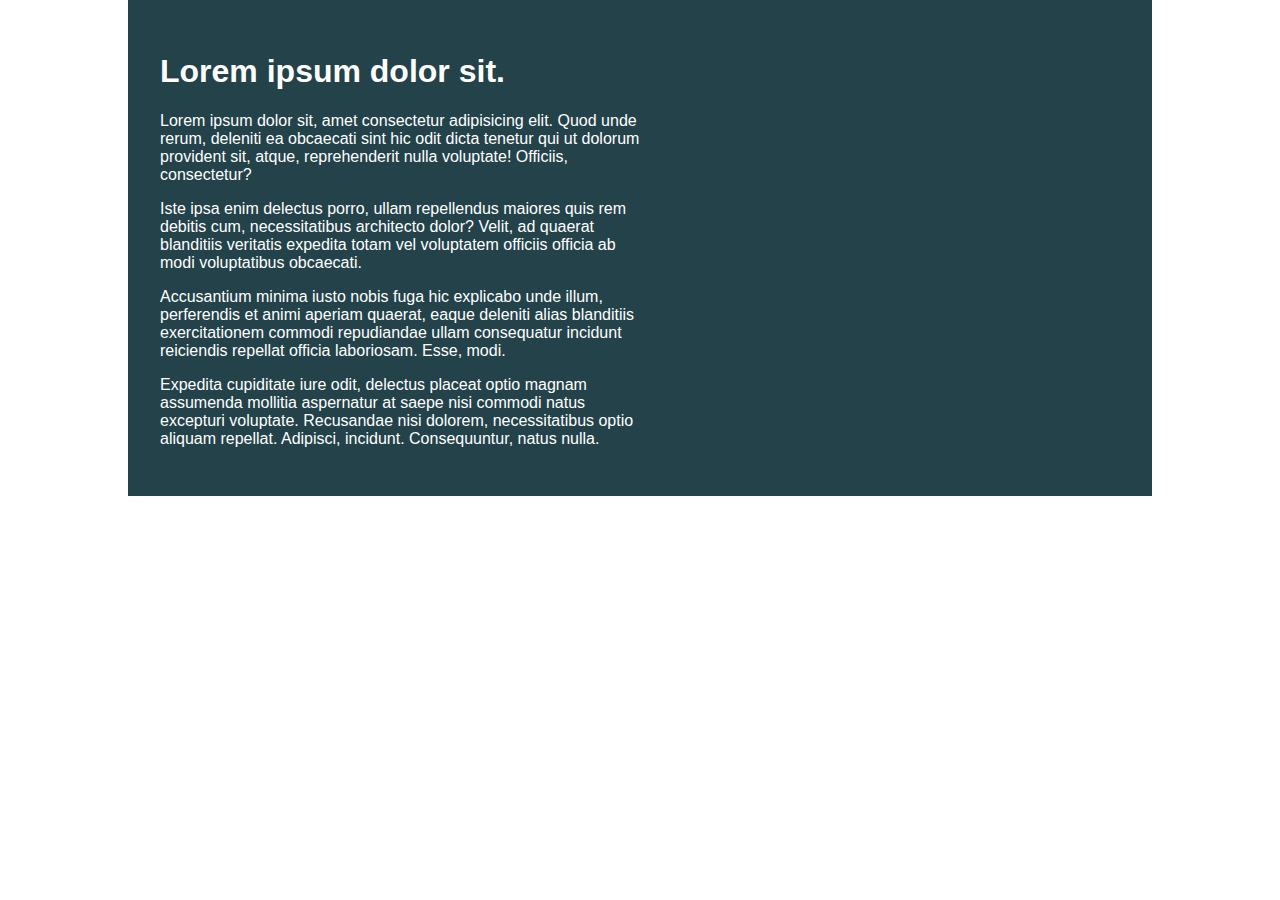
<file: challenge01/index.html>
<!DOCTYPE html>
<html lang="en">

<head>
    <meta charset="UTF-8">
    <meta name="viewport" content="width=device-width, initial-scale=1.0">
    <title>Day 01</title>

    <link rel="stylesheet" href="style.css">
</head>

<body>
    <div class="container">
        <div class="intro-content">
            <h1>Lorem ipsum dolor sit.</h1>
            <p>Lorem ipsum dolor sit, amet consectetur adipisicing elit. Quod unde rerum, deleniti ea obcaecati sint hic
                odit dicta tenetur qui ut dolorum provident sit, atque, reprehenderit nulla voluptate! Officiis,
                consectetur?</p>
            <p>Iste ipsa enim delectus porro, ullam repellendus maiores quis rem debitis cum, necessitatibus architecto
                dolor? Velit, ad quaerat blanditiis veritatis expedita totam vel voluptatem officiis officia ab modi
                voluptatibus obcaecati.</p>
            <p>Accusantium minima iusto nobis fuga hic explicabo unde illum, perferendis et animi aperiam quaerat, eaque
                deleniti alias blanditiis exercitationem commodi repudiandae ullam consequatur incidunt reiciendis
                repellat officia laboriosam. Esse, modi.</p>
            <p>Expedita cupiditate iure odit, delectus placeat optio magnam assumenda mollitia aspernatur at saepe nisi
                commodi natus excepturi voluptate. Recusandae nisi dolorem, necessitatibus optio aliquam repellat.
                Adipisci, incidunt. Consequuntur, natus nulla.</p>
        </div>
    </div>
</body>

</html>
</file>
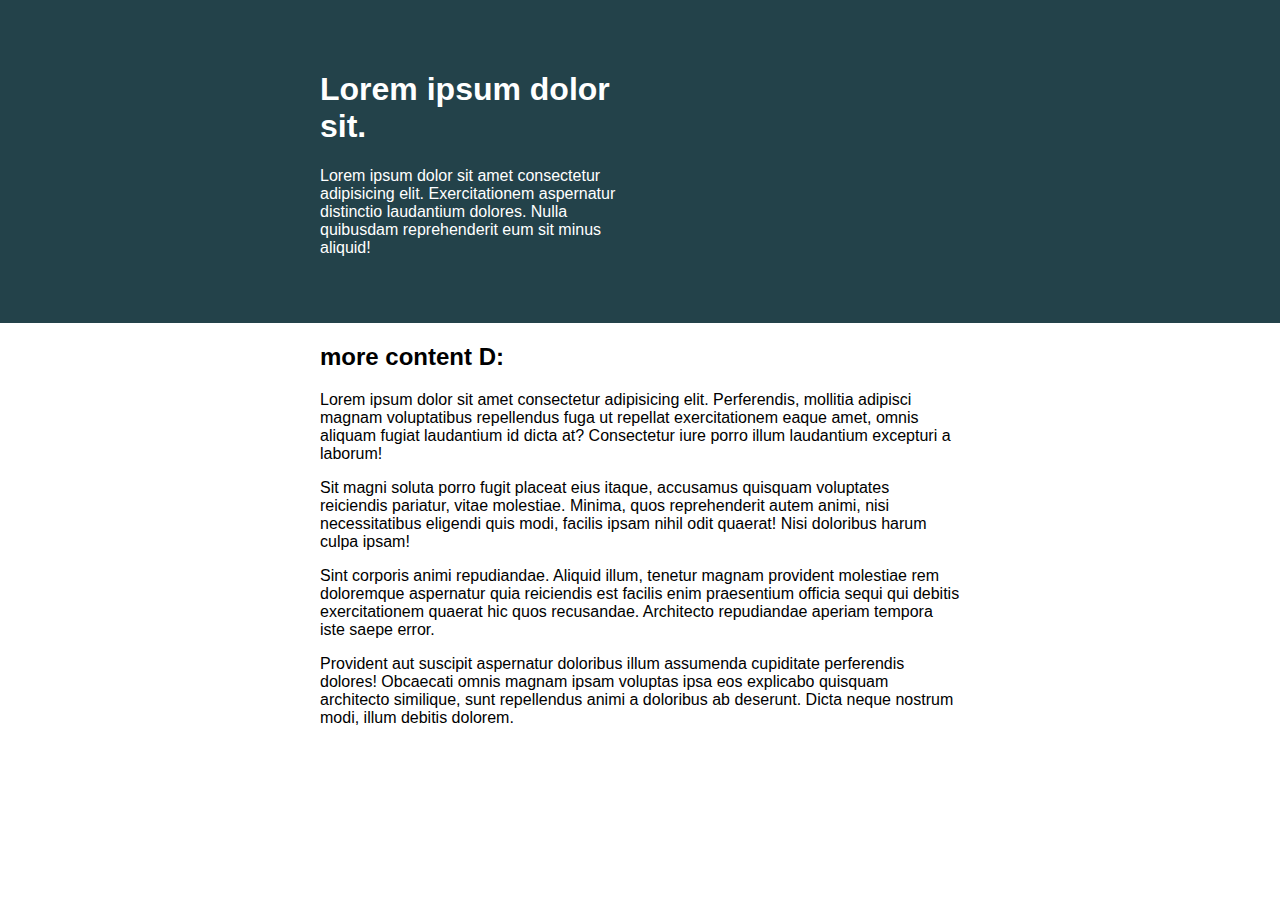
<file: challenge02/index.html>
<!DOCTYPE html>
<html lang="en">
  <head>
    <meta charset="UTF-8" />
    <meta name="viewport" content="width=device-width, initial-scale=1.0" />
    <title>Day 03</title>

    <link rel="stylesheet" href="style.css" />
  </head>
  <body>
    <div class="intro">
      <div class="container">
        <div class="intro-content">
          <h1>Lorem ipsum dolor sit.</h1>
          <p>
            Lorem ipsum dolor sit amet consectetur adipisicing elit.
            Exercitationem aspernatur distinctio laudantium dolores. Nulla
            quibusdam reprehenderit eum sit minus aliquid!
          </p>
        </div>
      </div>
    </div>

    <div class="container">
      <h2>more content D:</h2>
      <p>
        Lorem ipsum dolor sit amet consectetur adipisicing elit. Perferendis,
        mollitia adipisci magnam voluptatibus repellendus fuga ut repellat
        exercitationem eaque amet, omnis aliquam fugiat laudantium id dicta at?
        Consectetur iure porro illum laudantium excepturi a laborum!
      </p>
      <p>
        Sit magni soluta porro fugit placeat eius itaque, accusamus quisquam
        voluptates reiciendis pariatur, vitae molestiae. Minima, quos
        reprehenderit autem animi, nisi necessitatibus eligendi quis modi,
        facilis ipsam nihil odit quaerat! Nisi doloribus harum culpa ipsam!
      </p>
      <p>
        Sint corporis animi repudiandae. Aliquid illum, tenetur magnam provident
        molestiae rem doloremque aspernatur quia reiciendis est facilis enim
        praesentium officia sequi qui debitis exercitationem quaerat hic quos
        recusandae. Architecto repudiandae aperiam tempora iste saepe error.
      </p>
      <p>
        Provident aut suscipit aspernatur doloribus illum assumenda cupiditate
        perferendis dolores! Obcaecati omnis magnam ipsam voluptas ipsa eos
        explicabo quisquam architecto similique, sunt repellendus animi a
        doloribus ab deserunt. Dicta neque nostrum modi, illum debitis dolorem.
      </p>
    </div>
  </body>
</html>
</file>
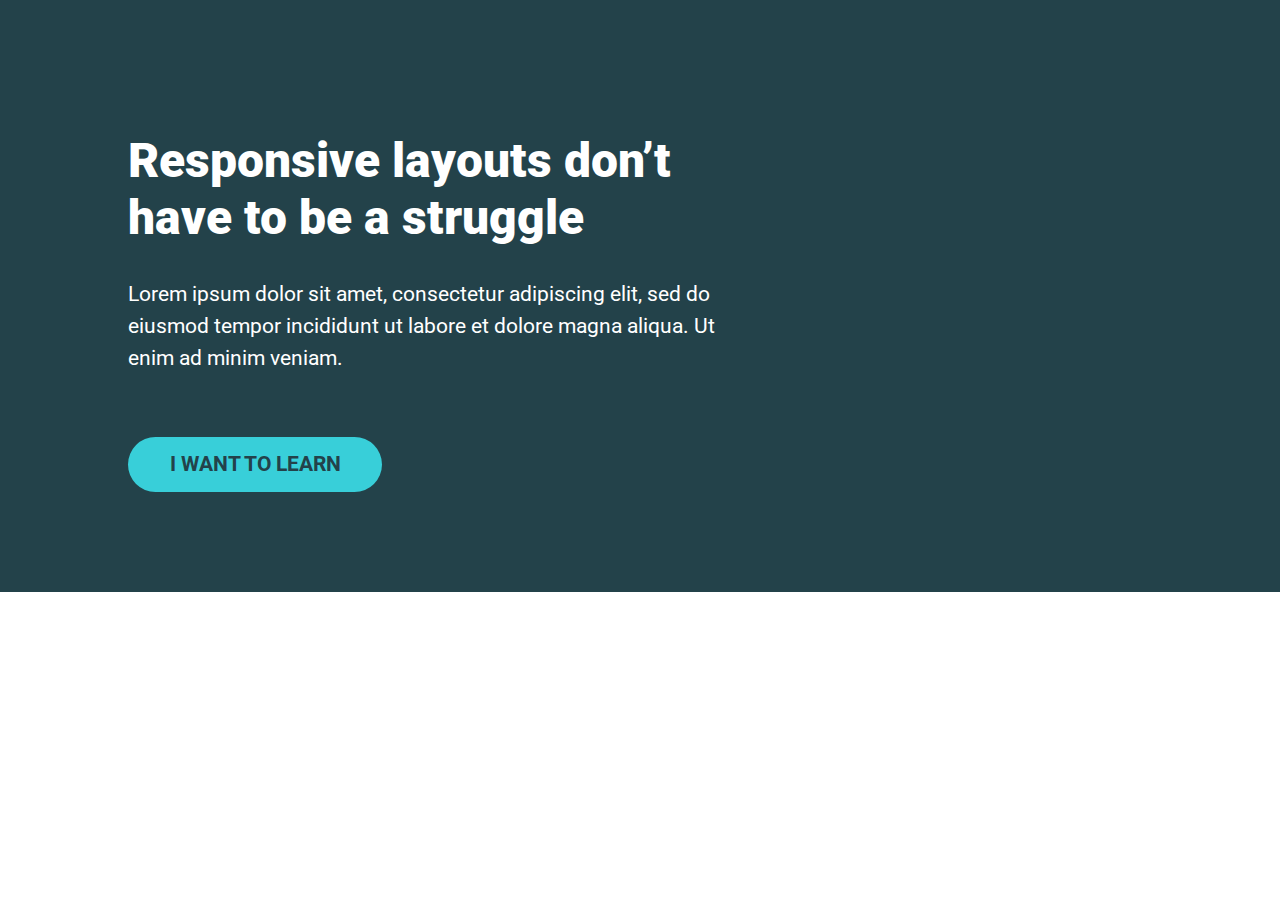
<file: challenge03/index.html>
<!DOCTYPE html>
<html lang="en">
  <head>
    <meta charset="UTF-8" />
    <meta name="viewport" content="width=device-width, initial-scale=1.0" />
    <title>Day 05</title>

    <link rel="stylesheet" href="style.css" />
  </head>
  <body>
    <div class="hero">
      <div class="container">
        <div class="hero__text">
          <h1> Responsive layouts don’t have to be a struggle</h1>
          <p>Lorem ipsum dolor sit amet, consectetur adipiscing elit, sed do eiusmod tempor incididunt ut labore et dolore magna aliqua. Ut enim ad minim veniam.</p>
          <a href="#" class="btn">I WANT TO LEARN</a>
        </div>
      </div>
    </div>
  </body>
</html>
</file>
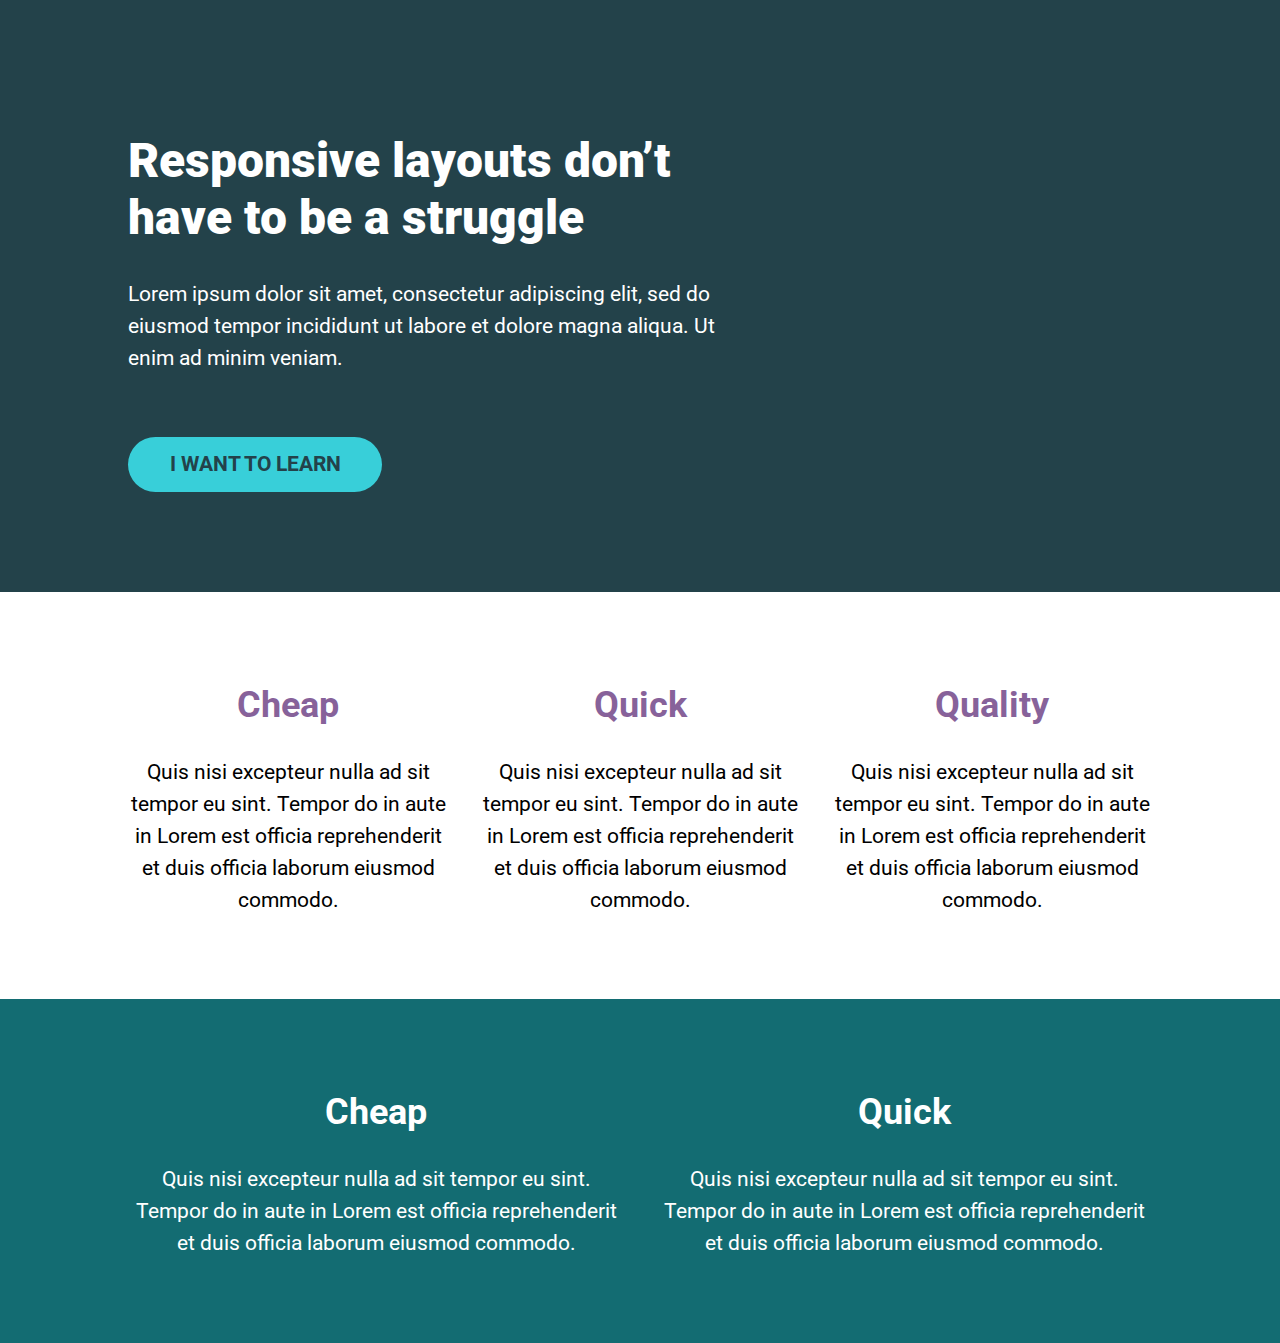
<file: flexbox-challenge01/index.html>
<!DOCTYPE html>
<html lang="en">
  <head>
    <meta charset="UTF-8" />
    <meta name="viewport" content="width=device-width, initial-scale=1.0" />
    <title>Day 05</title>

    <link rel="stylesheet" href="style.css" />
  </head>
  <body>
    <div class="hero">
      <div class="container">
        <div class="hero__text">
          <h1> Responsive layouts don’t have to be a struggle</h1>
          <p>Lorem ipsum dolor sit amet, consectetur adipiscing elit, sed do eiusmod tempor incididunt ut labore et dolore magna aliqua. Ut enim ad minim veniam.</p>
          <a href="#" class="btn">I WANT TO LEARN</a>
        </div>
      </div>
    </div>
    
        <section class="three-col">
            <div class="container row">
                
                    <div class="col">
                        <h2>Cheap</h2>
                        <p>Quis nisi excepteur nulla ad sit tempor eu sint. Tempor do in aute in Lorem est officia reprehenderit et duis officia laborum eiusmod commodo.</p>
                    </div>
                    <div class="col">
                        <h2>Quick</h2>
                        <p>Quis nisi excepteur nulla ad sit tempor eu sint. Tempor do in aute in Lorem est officia reprehenderit et duis officia laborum eiusmod commodo.</p>
                    </div>
                    <div class="col">
                        <h2>Quality</h2>
                        <p>Quis nisi excepteur nulla ad sit tempor eu sint. Tempor do in aute in Lorem est officia reprehenderit et duis officia laborum eiusmod commodo.</p>
                    </div>
                
            </div>
        </section>
    
    <section class="two-col">
        <div class="container row">
            
                <div class="col">
                    <h2>Cheap</h2>
                    <p>Quis nisi excepteur nulla ad sit tempor eu sint. Tempor do in aute in Lorem est officia reprehenderit et duis officia laborum eiusmod commodo.</p>
                </div>
                <div class="col">
                    <h2>Quick</h2>
                    <p>Quis nisi excepteur nulla ad sit tempor eu sint. Tempor do in aute in Lorem est officia reprehenderit et duis officia laborum eiusmod commodo.</p>
                </div>
            
        </div>
    </section>
  </body>
</html>
</file>
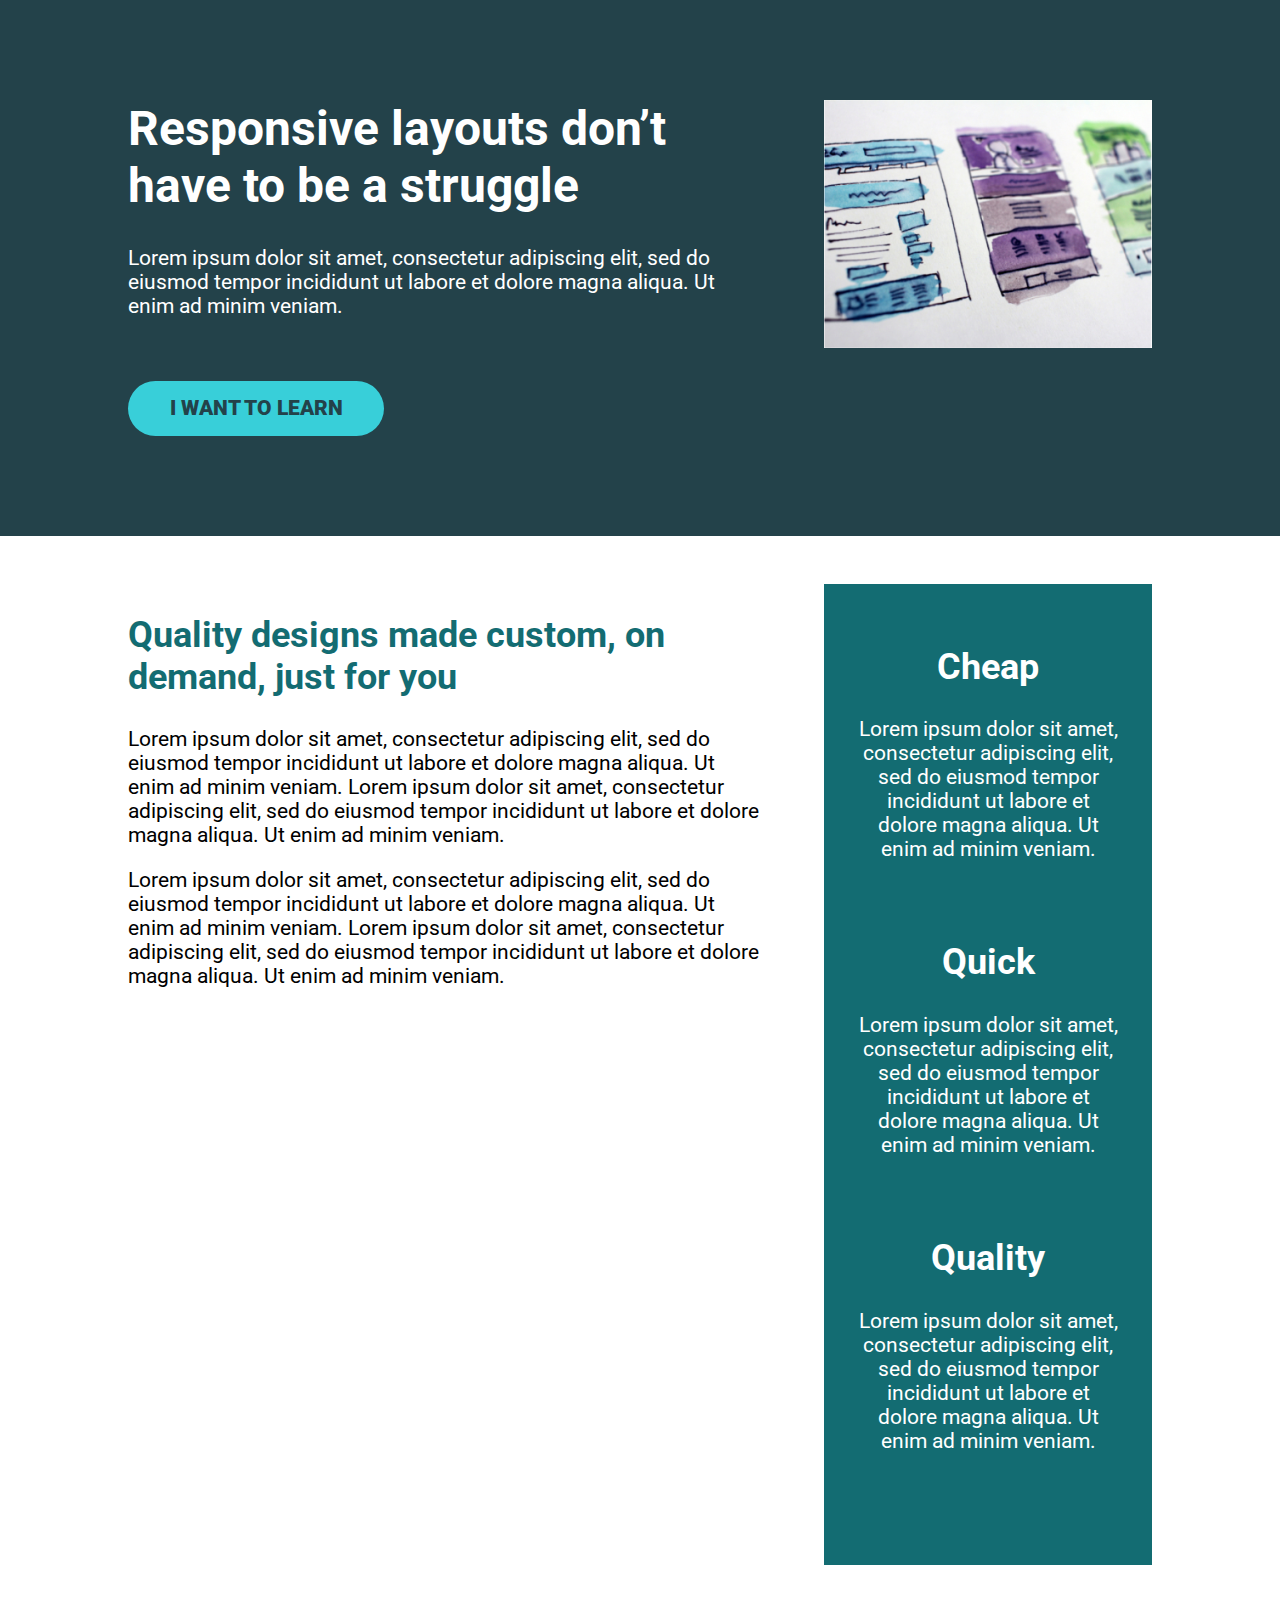
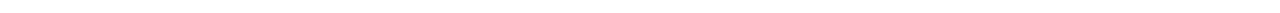
<file: flexbox-challenge02/index.html>
<!DOCTYPE html>
<html lang="en">
  <head>
    <meta charset="UTF-8" />
    <meta name="viewport" content="width=device-width, initial-scale=1.0" />
    <title>Conquering Rsponsive Layouts</title>
    <link
      href="https://fonts.googleapis.com/css2?family=Roboto:wght@400;900&display=swap"
      rel="stylesheet"
    />
    <link rel="stylesheet" href="style.css" />
  </head>
  <body>
    <header class="hero">
      <div class="container row">
        <div class="hero__text">
          <h1>Responsive layouts don’t have to be a struggle</h1>
          <p>
            Lorem ipsum dolor sit amet, consectetur adipiscing elit, sed do
            eiusmod tempor incididunt ut labore et dolore magna aliqua. Ut enim
            ad minim veniam.
          </p>
          <a href="#" class="btn">I want to learn</a>
        </div>
        <div class="hero__img">
          <img src="img/hero-img.jpg" alt="website layouts" />
        </div>
      </div>
    </header>

    <main class="main container row">
      <section class="main-section">
        <h2>Quality designs made custom, on demand, just for you</h2>
        <p>
          Lorem ipsum dolor sit amet, consectetur adipiscing elit, sed do
          eiusmod tempor incididunt ut labore et dolore magna aliqua. Ut enim ad
          minim veniam. Lorem ipsum dolor sit amet, consectetur adipiscing elit,
          sed do eiusmod tempor incididunt ut labore et dolore magna aliqua. Ut
          enim ad minim veniam.
        </p>
        <p>
          Lorem ipsum dolor sit amet, consectetur adipiscing elit, sed do
          eiusmod tempor incididunt ut labore et dolore magna aliqua. Ut enim ad
          minim veniam. Lorem ipsum dolor sit amet, consectetur adipiscing elit,
          sed do eiusmod tempor incididunt ut labore et dolore magna aliqua. Ut
          enim ad minim veniam.
        </p>
      </section>
      <aside class="sidebar">
        <div class="sidebar__el">
          <h2>Cheap</h2>
          <p>
            Lorem ipsum dolor sit amet, consectetur adipiscing elit, sed do
            eiusmod tempor incididunt ut labore et dolore magna aliqua. Ut enim
            ad minim veniam.
          </p>
        </div>
        <div class="sidebar__el">
          <h2>Quick</h2>
          <p>
            Lorem ipsum dolor sit amet, consectetur adipiscing elit, sed do
            eiusmod tempor incididunt ut labore et dolore magna aliqua. Ut enim
            ad minim veniam.
          </p>
        </div>
        <div class="sidebar__el">
          <h2>Quality</h2>
          <p>
            Lorem ipsum dolor sit amet, consectetur adipiscing elit, sed do
            eiusmod tempor incididunt ut labore et dolore magna aliqua. Ut enim
            ad minim veniam.
          </p>
        </div>
      </aside>
    </main>
  </body>
</html>
</file>
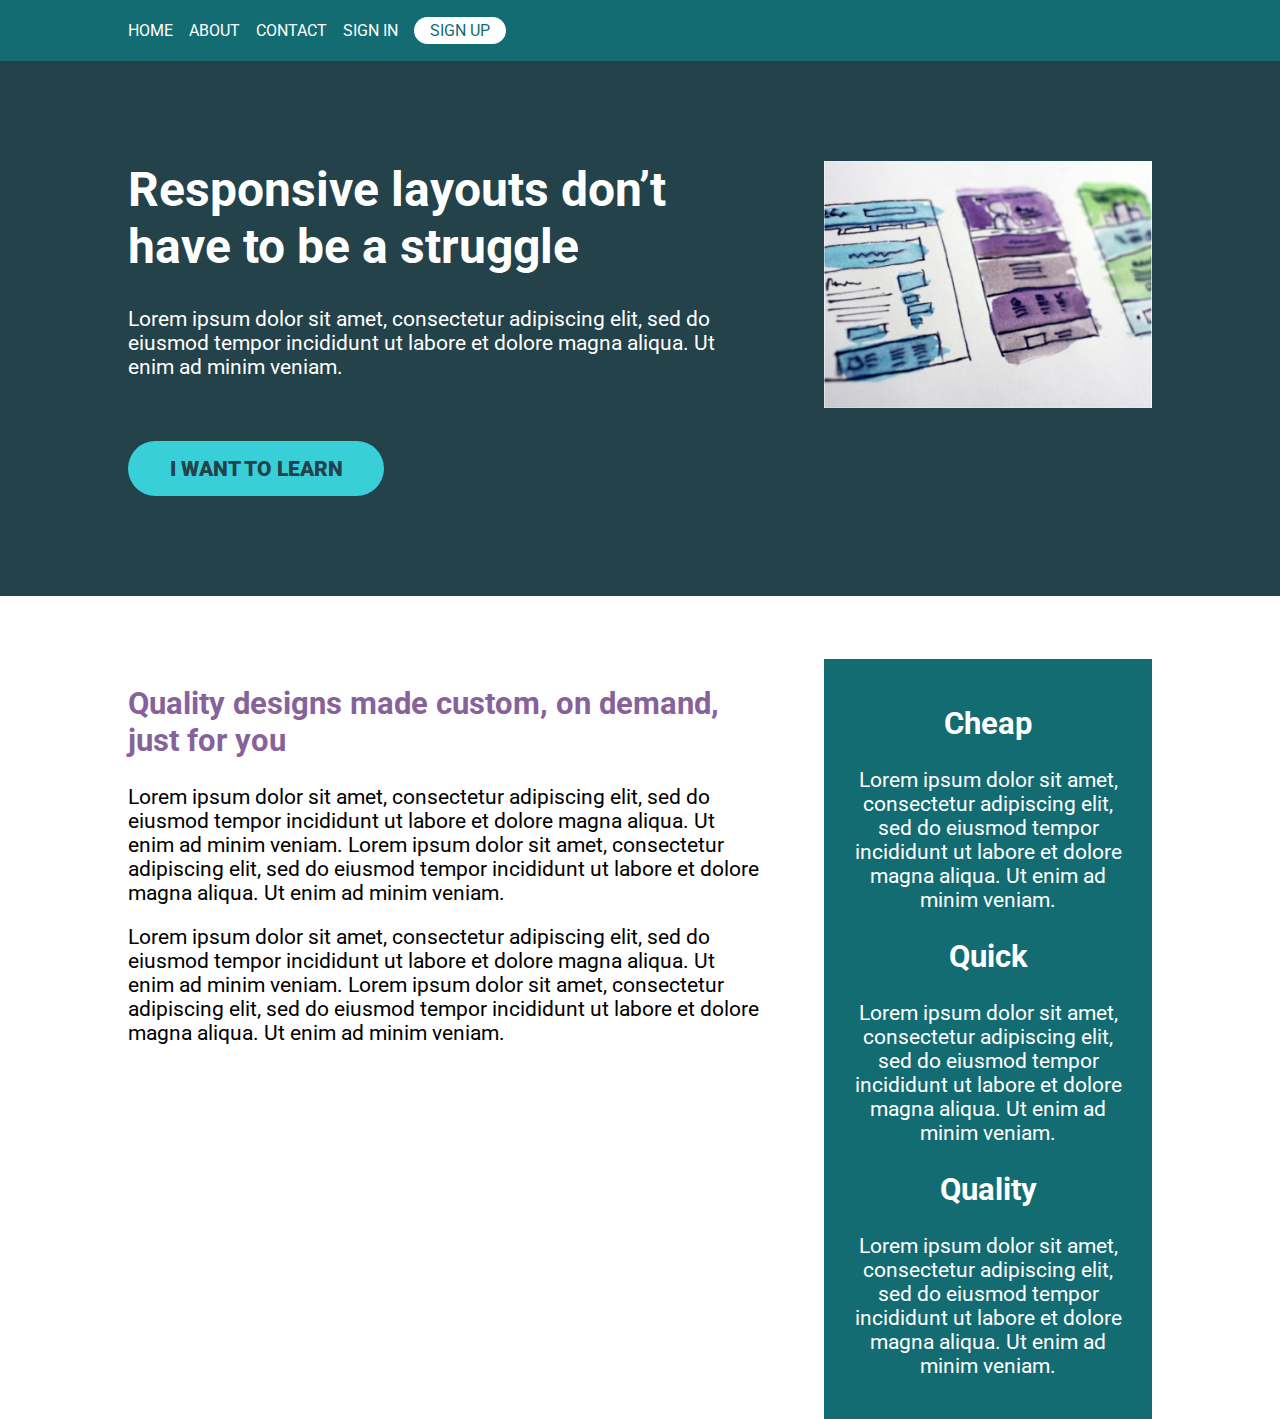
<file: flexbox-challenge03/index.html>
<!DOCTYPE html>
<html lang="en">
  <head>
    <meta charset="UTF-8" />
    <meta name="viewport" content="width=device-width, initial-scale=1.0" />
    <title>Conquering Responsive Layouts</title>
    <link
      href="https://fonts.googleapis.com/css2?family=Roboto:wght@400;900&display=swap"
      rel="stylesheet"
    />
    <link rel="stylesheet" href="style.css" />
  </head>
  <body>
    <header>
      <div class="container">
        <nav class="nav">
          <ul class="nav__list">
            <li class="nav__item"><a href="#" class="nav__link">Home</a></li>
            <li class="nav__item"><a href="#" class="nav__link">About</a></li>
            <li class="nav__item"><a href="#" class="nav__link">Contact</a></li>
            <li class="nav__item"><a href="#" class="nav__link">Sign In</a></li>
            <li class="nav__item">
              <a href="#" class="nav__link nav__link--button">Sign up</a>
            </li>
          </ul>
        </nav>
      </div>
    </header>

    <section class="hero">
      <div class="container row">
        <div class="hero__text">
          <h1>Responsive layouts don’t have to be a struggle</h1>
          <p>
            Lorem ipsum dolor sit amet, consectetur adipiscing elit, sed do
            eiusmod tempor incididunt ut labore et dolore magna aliqua. Ut enim
            ad minim veniam.
          </p>
          <a href="#" class="btn">I want to learn</a>
        </div>
        <img
          src="img/hero-img.jpg"
          alt="UX design sketches"
          class="hero__img"
        />
      </div>
    </section>

    <main class="main container row">
      <section class="primary-content">
        <h2 class="section-title">
          Quality designs made custom, on demand, just for you
        </h2>
        <p>
          Lorem ipsum dolor sit amet, consectetur adipiscing elit, sed do
          eiusmod tempor incididunt ut labore et dolore magna aliqua. Ut enim ad
          minim veniam. Lorem ipsum dolor sit amet, consectetur adipiscing elit,
          sed do eiusmod tempor incididunt ut labore et dolore magna aliqua. Ut
          enim ad minim veniam.
        </p>
        <p>
          Lorem ipsum dolor sit amet, consectetur adipiscing elit, sed do
          eiusmod tempor incididunt ut labore et dolore magna aliqua. Ut enim ad
          minim veniam. Lorem ipsum dolor sit amet, consectetur adipiscing elit,
          sed do eiusmod tempor incididunt ut labore et dolore magna aliqua. Ut
          enim ad minim veniam.
        </p>
      </section>
      <aside class="sidebar">
        <h2 class="sidebar-title">Cheap</h2>
        <p>
          Lorem ipsum dolor sit amet, consectetur adipiscing elit, sed do
          eiusmod tempor incididunt ut labore et dolore magna aliqua. Ut enim ad
          minim veniam.
        </p>

        <h2 class="sidebar-title">Quick</h2>
        <p>
          Lorem ipsum dolor sit amet, consectetur adipiscing elit, sed do
          eiusmod tempor incididunt ut labore et dolore magna aliqua. Ut enim ad
          minim veniam.
        </p>

        <h2 class="sidebar-title">Quality</h2>
        <p>
          Lorem ipsum dolor sit amet, consectetur adipiscing elit, sed do
          eiusmod tempor incididunt ut labore et dolore magna aliqua. Ut enim ad
          minim veniam.
        </p>
      </aside>
    </main>
  </body>
</html>
</file>
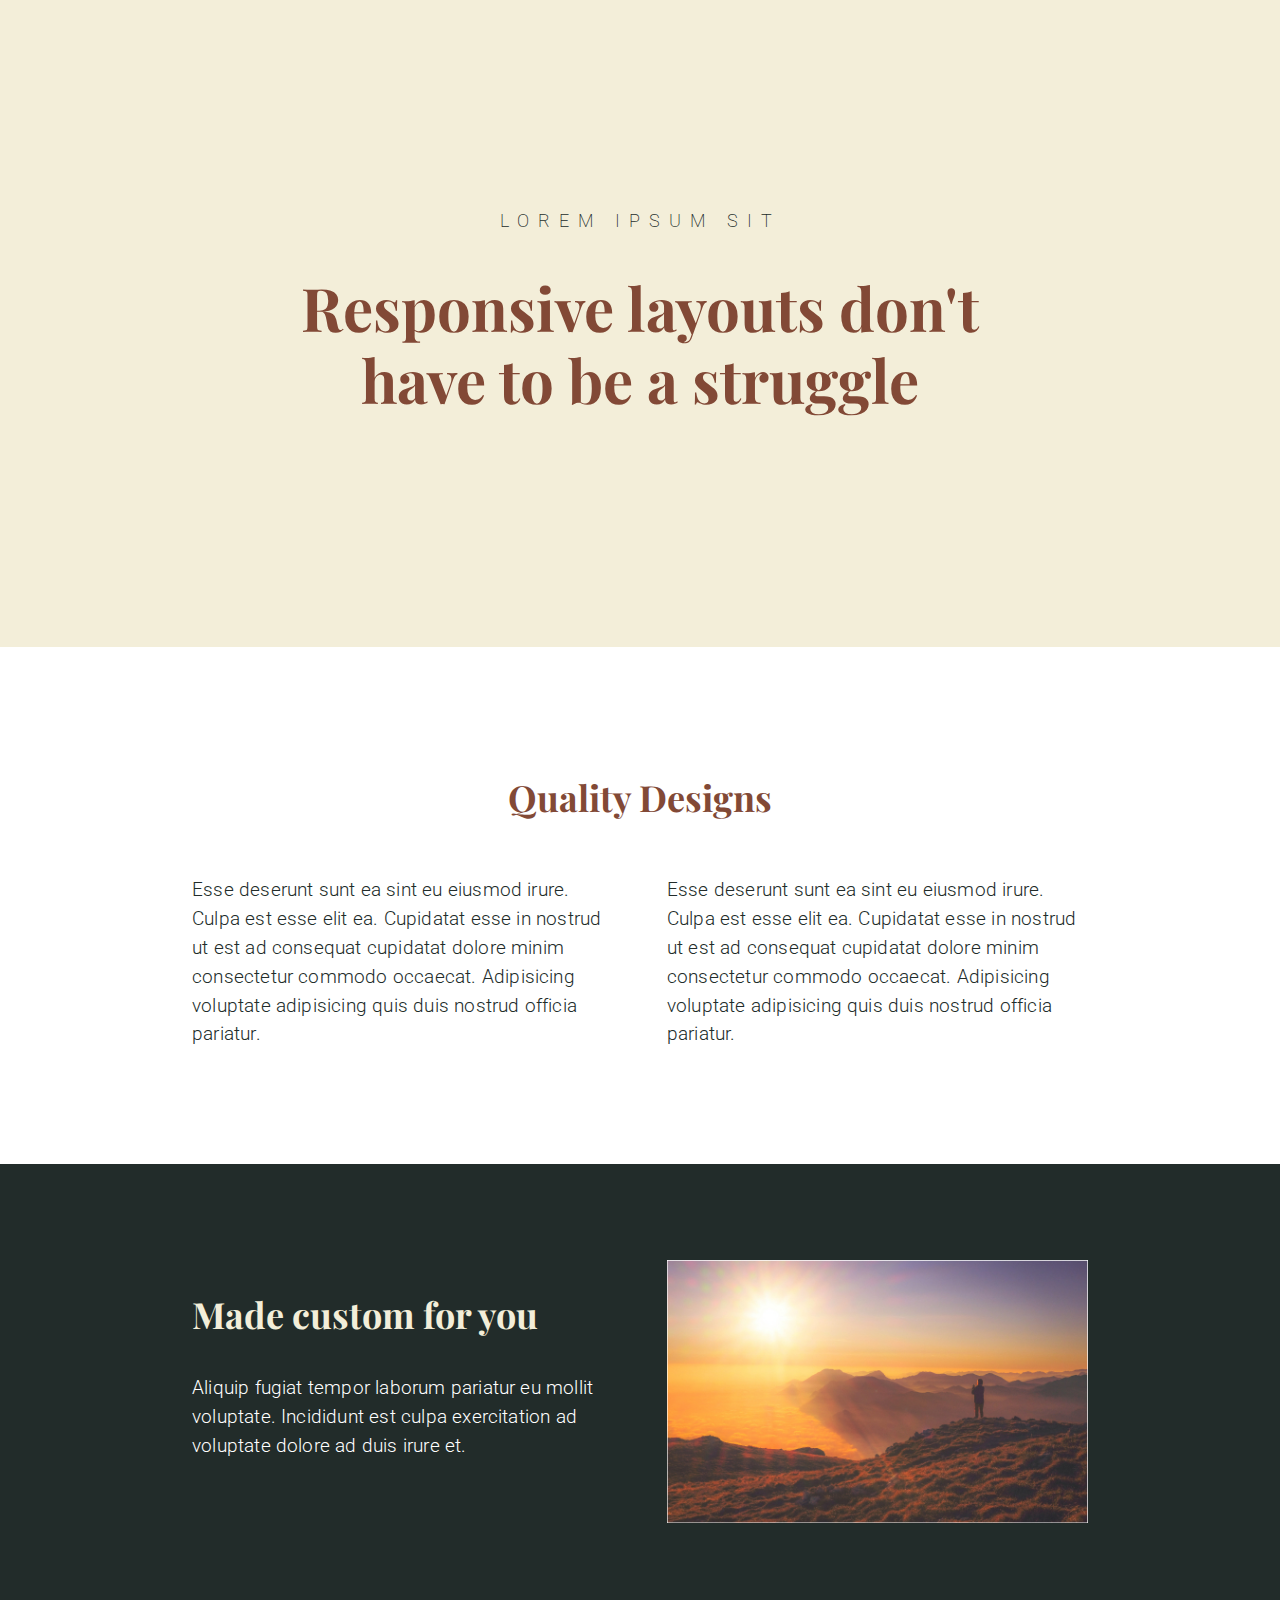
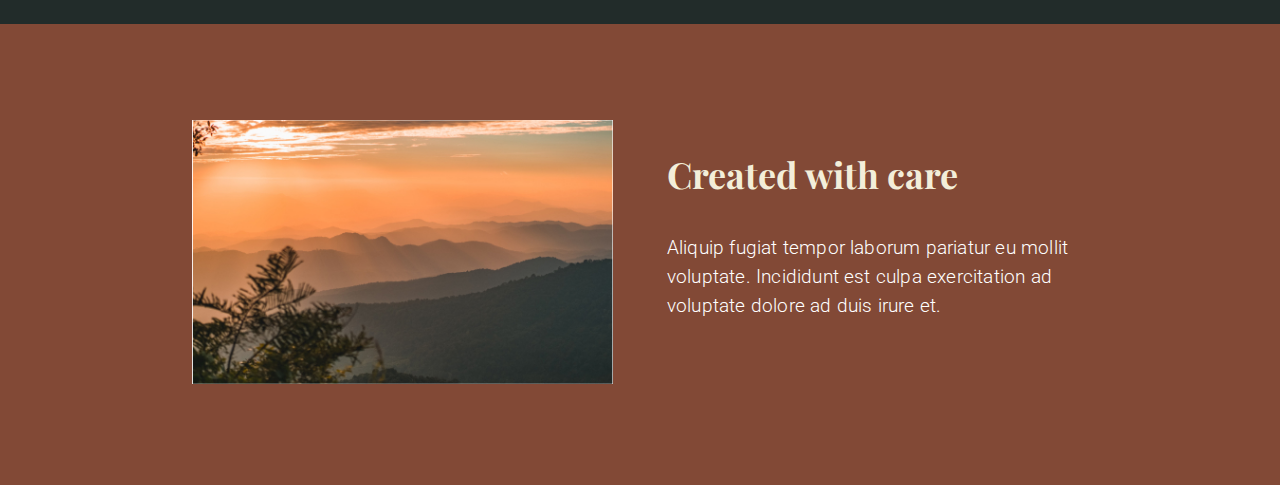
<file: flexbox-challenge04/index.html>
<!DOCTYPE html>
<html lang="en">
  <head>
    <meta charset="UTF-8" />
    <meta name="viewport" content="width=device-width, initial-scale=1.0" />
    <title>Conquering Responsive Layouts</title>
    <link
      href="https://fonts.googleapis.com/css2?family=Playfair+Display:wght@900&family=Roboto:wght@300;400&display=swap"
      rel="stylesheet"
    />
    <link rel="stylesheet" href="style.css" />
  </head>
  <body>
    <header class="header flex centered">
      <div class="container">
        <h3>Lorem ipsum sit</h3>
        <h1 class="accent-color">
          Responsive layouts don't <br class="break" />
          have to be a struggle
        </h1>
      </div>
    </header>
    <section class="section-one">
      <div class="container">
        <h2 class="text-center accent-color">Quality Designs</h2>
        <div class="flex">
          <p class="col">
            Esse deserunt sunt ea sint eu eiusmod irure. Culpa est esse elit ea.
            Cupidatat esse in nostrud ut est ad consequat cupidatat dolore minim
            consectetur commodo occaecat. Adipisicing voluptate adipisicing quis
            duis nostrud officia pariatur.
          </p>
          <p class="col">
            Esse deserunt sunt ea sint eu eiusmod irure. Culpa est esse elit ea.
            Cupidatat esse in nostrud ut est ad consequat cupidatat dolore minim
            consectetur commodo occaecat. Adipisicing voluptate adipisicing quis
            duis nostrud officia pariatur.
          </p>
        </div>
      </div>
    </section>
    <section class="section-two">
      <div class="container flex">
        <div class="section-two__text col">
          <h2 class="light-color">Made custom for you</h2>
          <p>
            Aliquip fugiat tempor laborum pariatur eu mollit voluptate.
            Incididunt est culpa exercitation ad voluptate dolore ad duis irure
            et.
          </p>
        </div>
        <div class="col">
          <img src="img/image-01.jpg" alt="man on mountain at sunset" />
        </div>
      </div>
    </section>
    <section class="section-three">
      <div class="container flex">
        <div class="col">
          <img src="img/image-02.jpg" alt="more mountains at sunset" />
        </div>
        <div class="col">
          <h2 class="light-color">Created with care</h2>
          <p>
            Aliquip fugiat tempor laborum pariatur eu mollit voluptate.
            Incididunt est culpa exercitation ad voluptate dolore ad duis irure
            et.
          </p>
        </div>
      </div>
    </section>
  </body>
</html>
</file>
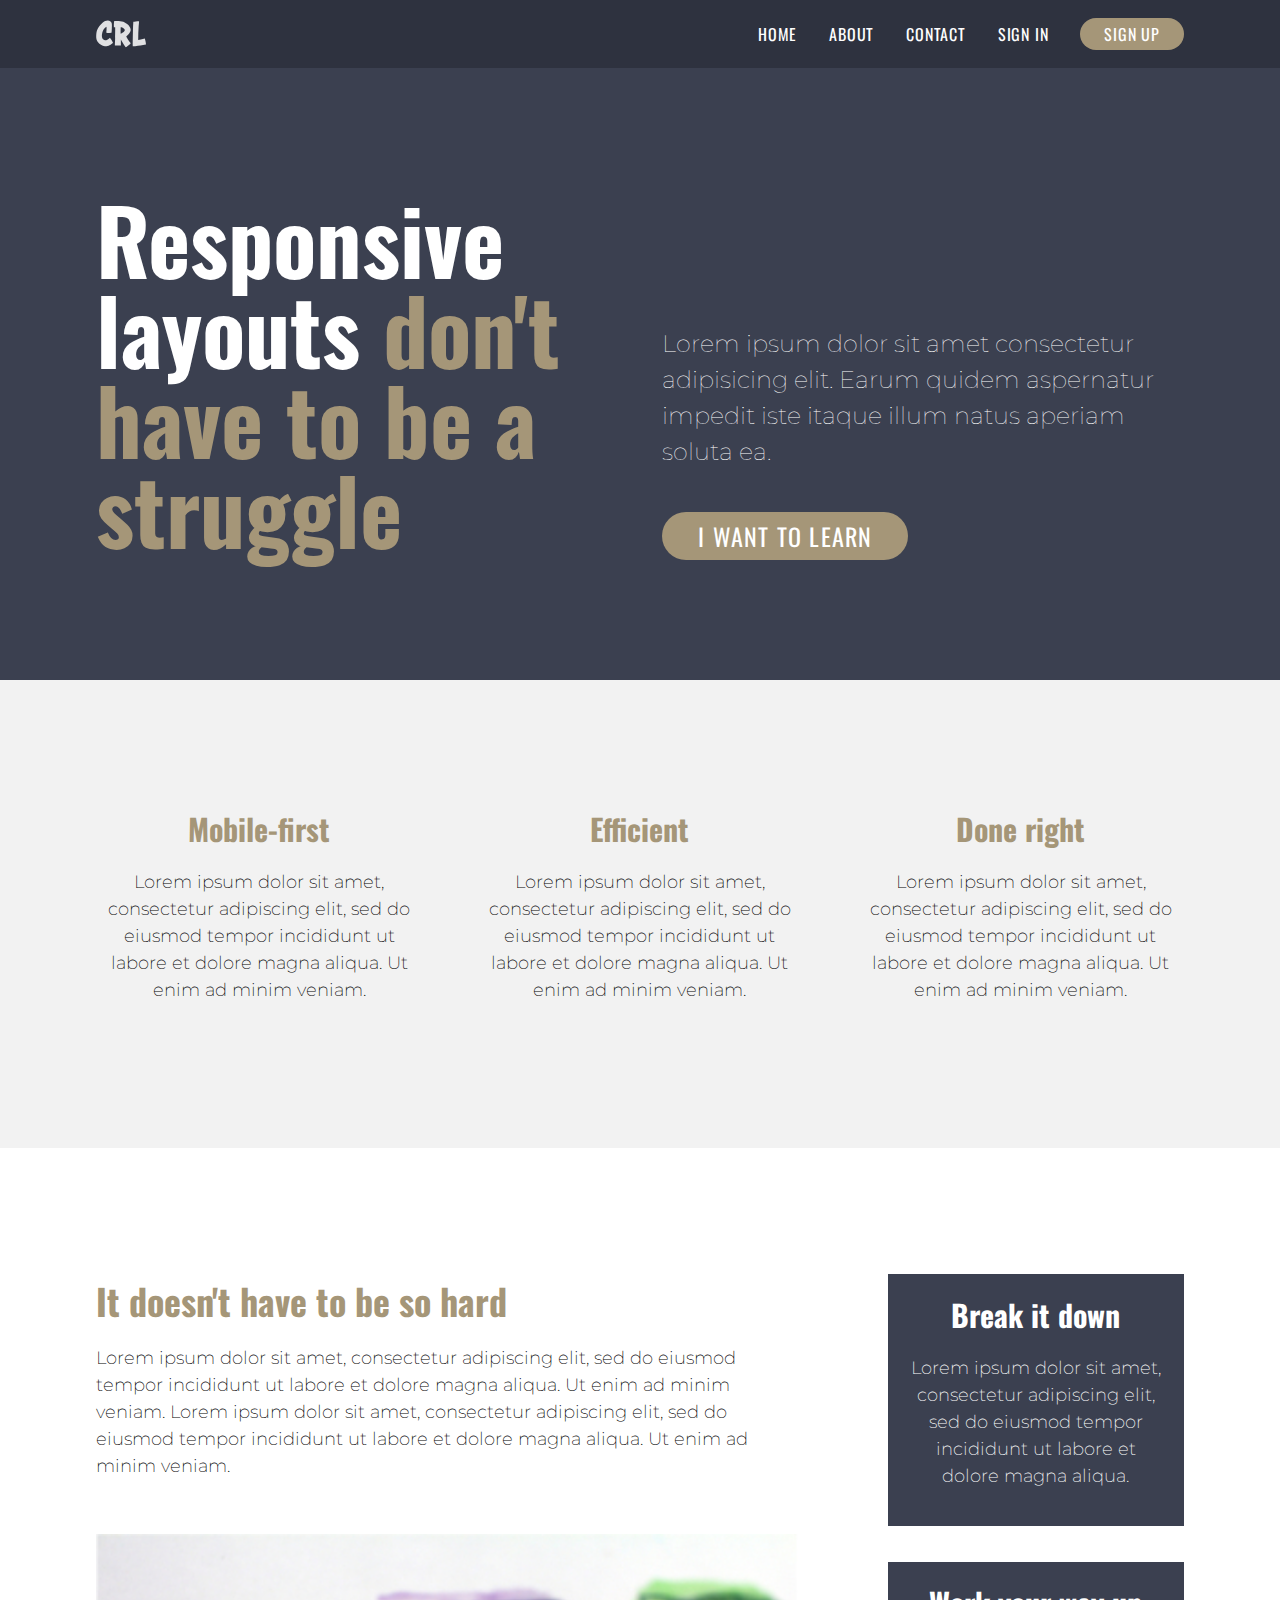
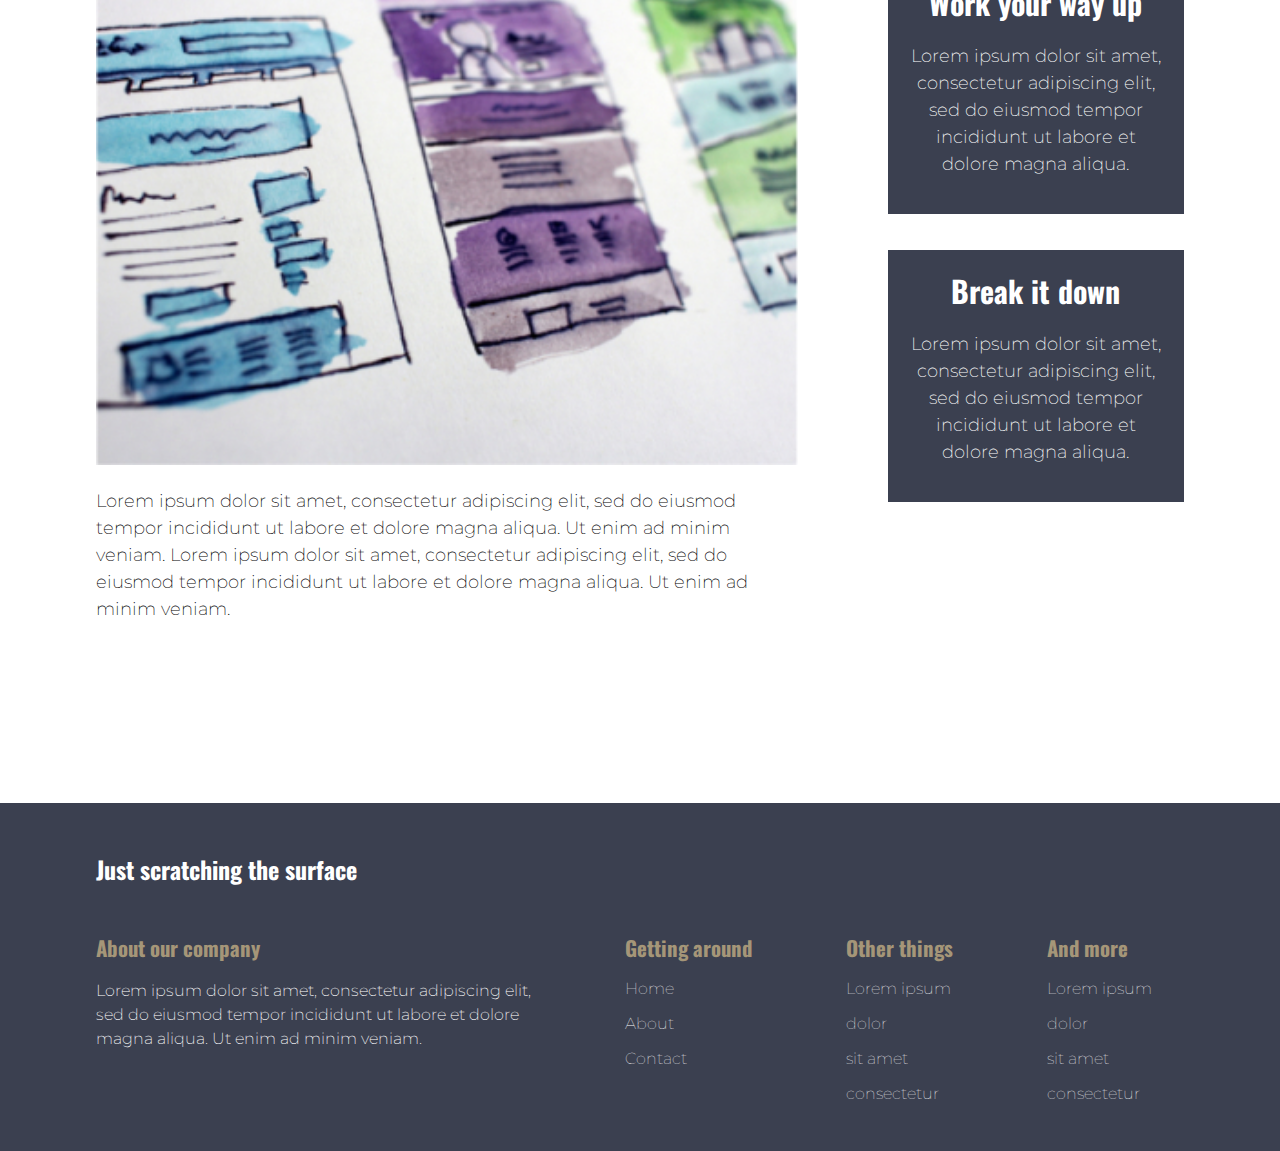
<file: last-challenge/index.html>
<!DOCTYPE html>
<html lang="en">
  <head>
    <meta charset="UTF-8" />
    <meta name="viewport" content="width=device-width, initial-scale=1.0" />
    <link rel="stylesheet" href="style.css" />
    <script defer src="index.js"></script>
    <title>Conquering Responsive Layouts</title>
  </head>
  <body>
    <header>
      <div class="container nav-bar aligned-center">
        <img src="img/logo.svg" alt="CRL logo" class="logo" />
        <button class="nav-toggle hamburger hamburger--slider" type="button">
          <span class="hamburger-box">
            <span class="hamburger-inner"></span>
          </span>
        </button>
        <nav class="nav">
          <ul class="nav-menu">
            <li class="nav-item"><a href="#">Home</a></li>
            <li class="nav-item"><a href="#">About</a></li>
            <li class="nav-item"><a href="#">Contact</a></li>
            <li class="nav-item"><a href="#">Sign In</a></li>
            <li class="nav-item btn"><a href="#">Sign Up</a></li>
          </ul>
        </nav>
      </div>
    </header>
    <main>
      <section class="hero">
        <div class="container hero-flex">
          <h1 class="hero__title">
            Responsive layouts
            <span class="accent-color">don't have to be a struggle</span>
          </h1>
          <div class="hero__content">
            <p>
              Lorem ipsum dolor sit amet consectetur adipisicing elit. Earum
              quidem aspernatur impedit iste itaque illum natus aperiam soluta
              ea.
            </p>
            <a href="#" class="btn">I want to learn</a>
          </div>
        </div>
      </section>
      <section class="section-one">
        <div class="container flex">
          <div class="col">
            <h3 class="accent-color">Mobile-first</h3>
            <p>
              Lorem ipsum dolor sit amet, consectetur adipiscing elit, sed do
              eiusmod tempor incididunt ut labore et dolore magna aliqua. Ut
              enim ad minim veniam.
            </p>
          </div>
          <div class="col">
            <h3 class="accent-color">Efficient</h3>
            <p>
              Lorem ipsum dolor sit amet, consectetur adipiscing elit, sed do
              eiusmod tempor incididunt ut labore et dolore magna aliqua. Ut
              enim ad minim veniam.
            </p>
          </div>
          <div class="col">
            <h3 class="accent-color">Done right</h3>
            <p>
              Lorem ipsum dolor sit amet, consectetur adipiscing elit, sed do
              eiusmod tempor incididunt ut labore et dolore magna aliqua. Ut
              enim ad minim veniam.
            </p>
          </div>
        </div>
      </section>
      <section class="section-two">
        <div class="container section-two-flex">
          <div class="section-two__content">
            <h2 class="accent-color">It doesn't have to be so hard</h2>
            <p>
              Lorem ipsum dolor sit amet, consectetur adipiscing elit, sed do
              eiusmod tempor incididunt ut labore et dolore magna aliqua. Ut
              enim ad minim veniam. Lorem ipsum dolor sit amet, consectetur
              adipiscing elit, sed do eiusmod tempor incididunt ut labore et
              dolore magna aliqua. Ut enim ad minim veniam.
            </p>
            <img src="img/hero-img.jpg" alt="layouts" />
            <p>
              Lorem ipsum dolor sit amet, consectetur adipiscing elit, sed do
              eiusmod tempor incididunt ut labore et dolore magna aliqua. Ut
              enim ad minim veniam. Lorem ipsum dolor sit amet, consectetur
              adipiscing elit, sed do eiusmod tempor incididunt ut labore et
              dolore magna aliqua. Ut enim ad minim veniam.
            </p>
          </div>
          <div class="sidebar">
            <div class="sidebar-item col">
              <h3>Break it down</h3>
              <p>
                Lorem ipsum dolor sit amet, consectetur adipiscing elit, sed do
                eiusmod tempor incididunt ut labore et dolore magna aliqua.
              </p>
            </div>
            <div class="sidebar-item col">
              <h3>Work your way up</h3>
              <p>
                Lorem ipsum dolor sit amet, consectetur adipiscing elit, sed do
                eiusmod tempor incididunt ut labore et dolore magna aliqua.
              </p>
            </div>
            <div class="sidebar-item col">
              <h3>Break it down</h3>
              <p>
                Lorem ipsum dolor sit amet, consectetur adipiscing elit, sed do
                eiusmod tempor incididunt ut labore et dolore magna aliqua.
              </p>
            </div>
          </div>
        </div>
      </section>
      <footer>
        <div class="container">
          <h4>Just scratching the surface</h4>
          <div class="footer__content">
            <div class="footer__content__about">
              <h5 class="accent-color">About our company</h5>
              <p>
                Lorem ipsum dolor sit amet, consectetur adipiscing elit, sed do
                eiusmod tempor incididunt ut labore et dolore magna aliqua. Ut
                enim ad minim veniam.
              </p>
            </div>
            <div class="footer__content__menu">
              <h5 class="accent-color">Getting around</h5>
              <a href="#">Home</a>
              <a href="#">About</a>
              <a href="#">Contact</a>
            </div>
            <div class="footer__content__menu">
              <h5 class="accent-color">Other things</h5>
              <a href="#">Lorem ipsum</a>
              <a href="#">dolor</a>
              <a href="#">sit amet</a>
              <a href="#">consectetur</a>
            </div>
            <div class="footer__content__menu">
              <h5 class="accent-color">And more</h5>
              <a href="#">Lorem ipsum</a>
              <a href="#">dolor</a>
              <a href="#">sit amet</a>
              <a href="#">consectetur</a>
            </div>
          </div>
        </div>
      </footer>
    </main>
  </body>
</html>
</file>
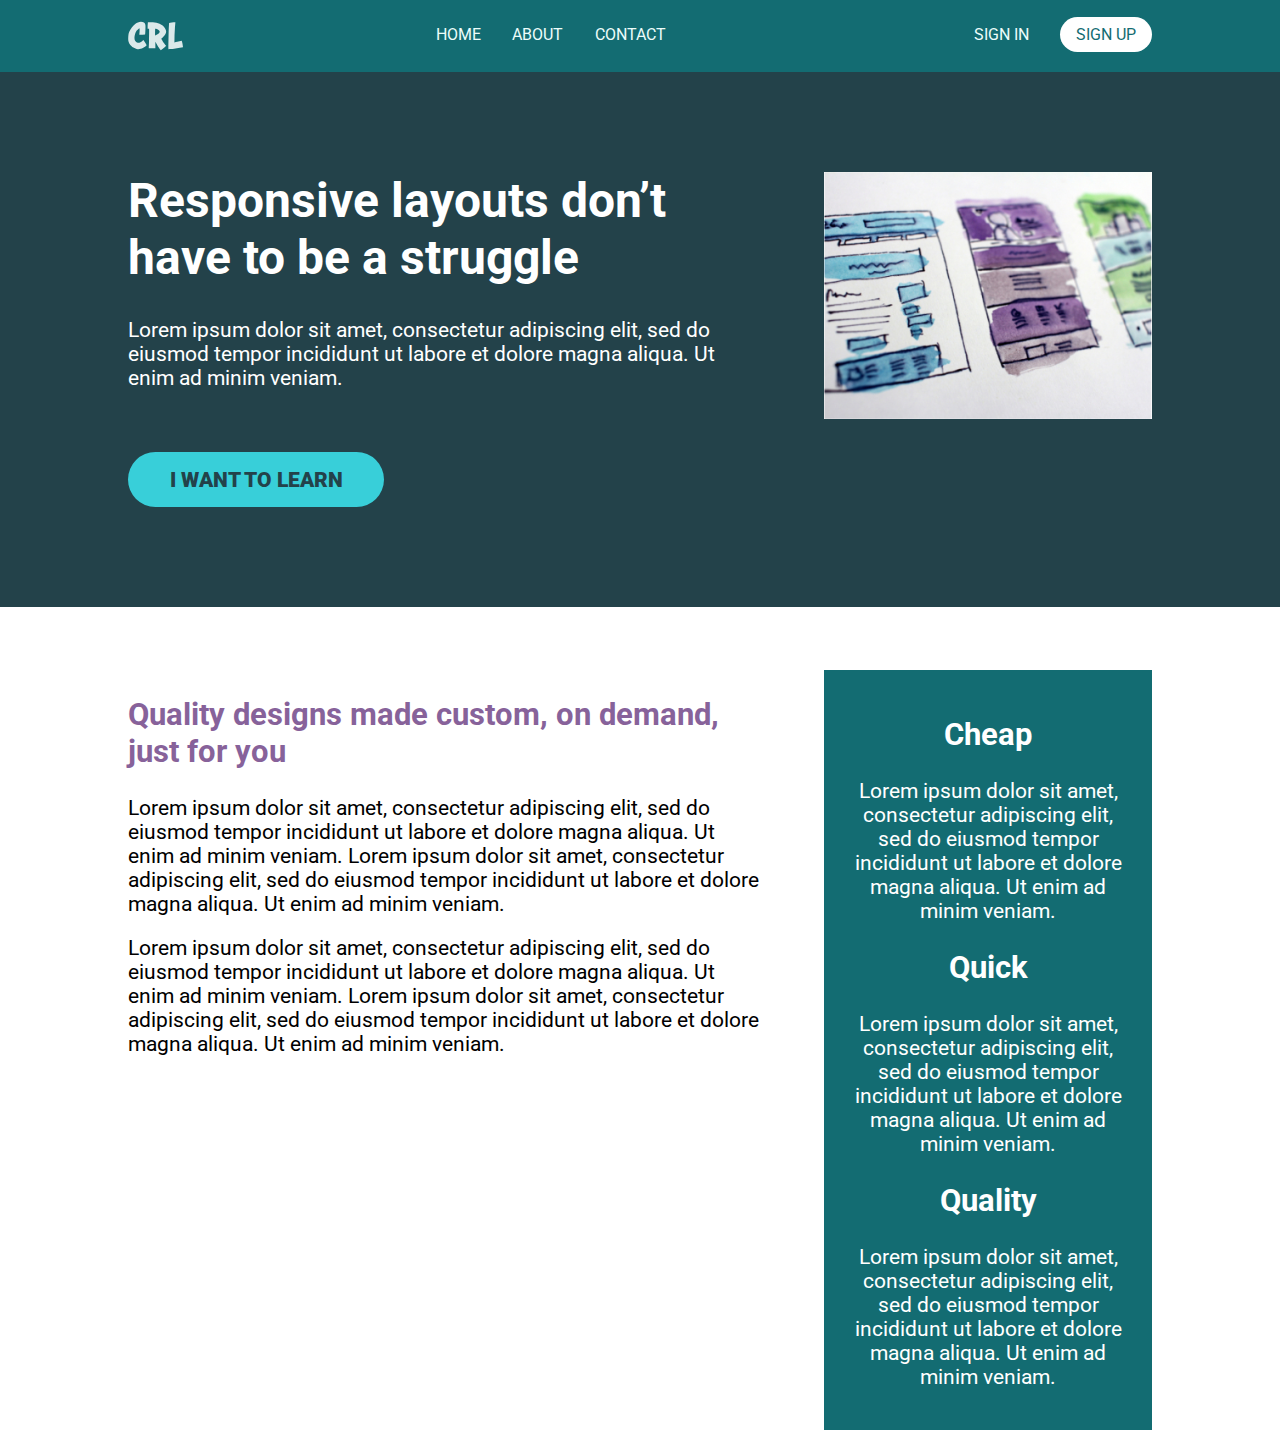
<file: nav-challenge/index.html>
<!DOCTYPE html>
<html lang="en">
  <head>
    <meta charset="UTF-8" />
    <meta name="viewport" content="width=device-width, initial-scale=1.0" />
    <title>Conquering Responsive Layouts</title>
    <link
      href="https://fonts.googleapis.com/css2?family=Roboto:wght@400;900&display=swap"
      rel="stylesheet"
    />
    <link rel="stylesheet" href="style.css" />
  </head>
  <body>
    <header>
      <div class="container row">
        <button class="nav-toggle" aria-label="open navigation">
          <span class="hamburger"></span>
        </button>
        <a class="logo" href="#">
          <img src="img/logo.svg" alt="conquering responsive layouts" />
        </a>
        <nav class="nav">
          <ul class="nav__list nav__list--primary">
            <li class="nav__item"><a href="#" class="nav__link">Home</a></li>
            <li class="nav__item"><a href="#" class="nav__link">About</a></li>
            <li class="nav__item"><a href="#" class="nav__link">Contact</a></li>
          </ul>
          <ul class="nav__list nav__list--secondary">
            <li class="nav__item"><a href="#" class="nav__link">Sign In</a></li>
            <li class="nav__item">
              <a href="#" class="nav__link nav__link--button">Sign up</a>
            </li>
          </ul>
        </nav>
      </div>
    </header>

    <section class="hero">
      <div class="container row">
        <div class="hero__text">
          <h1>Responsive layouts don’t have to be a struggle</h1>
          <p>
            Lorem ipsum dolor sit amet, consectetur adipiscing elit, sed do
            eiusmod tempor incididunt ut labore et dolore magna aliqua. Ut enim
            ad minim veniam.
          </p>
          <a href="#" class="btn">I want to learn</a>
        </div>
        <img
          src="img/hero-img.jpg"
          alt="UX design sketches"
          class="hero__img"
        />
      </div>
    </section>

    <main class="main container row">
      <section class="primary-content">
        <h2 class="section-title">
          Quality designs made custom, on demand, just for you
        </h2>
        <p>
          Lorem ipsum dolor sit amet, consectetur adipiscing elit, sed do
          eiusmod tempor incididunt ut labore et dolore magna aliqua. Ut enim ad
          minim veniam. Lorem ipsum dolor sit amet, consectetur adipiscing elit,
          sed do eiusmod tempor incididunt ut labore et dolore magna aliqua. Ut
          enim ad minim veniam.
        </p>
        <p>
          Lorem ipsum dolor sit amet, consectetur adipiscing elit, sed do
          eiusmod tempor incididunt ut labore et dolore magna aliqua. Ut enim ad
          minim veniam. Lorem ipsum dolor sit amet, consectetur adipiscing elit,
          sed do eiusmod tempor incididunt ut labore et dolore magna aliqua. Ut
          enim ad minim veniam.
        </p>
      </section>
      <aside class="sidebar">
        <h2 class="sidebar-title">Cheap</h2>
        <p>
          Lorem ipsum dolor sit amet, consectetur adipiscing elit, sed do
          eiusmod tempor incididunt ut labore et dolore magna aliqua. Ut enim ad
          minim veniam.
        </p>

        <h2 class="sidebar-title">Quick</h2>
        <p>
          Lorem ipsum dolor sit amet, consectetur adipiscing elit, sed do
          eiusmod tempor incididunt ut labore et dolore magna aliqua. Ut enim ad
          minim veniam.
        </p>

        <h2 class="sidebar-title">Quality</h2>
        <p>
          Lorem ipsum dolor sit amet, consectetur adipiscing elit, sed do
          eiusmod tempor incididunt ut labore et dolore magna aliqua. Ut enim ad
          minim veniam.
        </p>
      </aside>
    </main>

    <script src="main.js"></script>
  </body>
</html>
</file>
<file: challenge01/style.css>
/* INSTRUCTIONS
 *
 * 1) Limit the total width of
 *    the .intro-conent to about half
 *    of it's parent
 *
 * 2) Stop the text from overflowing
 *    out the bottom at small screen
 *    widths
 *
 * You may modify the HTML if needed
 *
 */

* {
  box-sizing: border-box;
}

body {
  margin: 0;
  font-family: sans-serif;
}

.container {
  background: #23424a;
  color: white;

  width: 80%;
  margin: 0 auto;

  padding: 2em;
}

.intro-content {
  width: 50%;
}
</file>
<file: challenge02/style.css>
/* INSTRUCTIONS
 *
 * 1) Keep the text inside .intro-content
 *    in the same place, but have the background
 *    extend from one side of the viewport
 *    to the other, no matter how wide or narrow
 *    the browser is.
 *
 * 2) Limit the maximum width of the text in the
 *    bottom area.
 *
 * You may modify the HTML if needed
 * (you probably should for this challenge)
 *
 */

* {
  box-sizing: border-box;
}

body {
  margin: 0;
  font-family: sans-serif;
}

.intro {
  margin: 0 auto;
  background: #23424a;
  color: white;
  padding: 50px 0;
}

.container {
  width: 50%;
  max-width: 750px;
  margin: 0 auto;
}

.intro-content {
  width: 50%;
}
</file>
<file: challenge03/style.css>
@import url("https://fonts.googleapis.com/css2?family=Roboto:wght@400;700;900&display=swap");

*,
*::before,
*::after {
  box-sizing: border-box;
}

body {
  margin: 0;
  font-family: "Roboto", sans-serif;
  font-size: 1.3rem;
}

h1 {
  font-size: 3rem;
  font-weight: 900;
}

p {
  font-size: 1.3rem;
  line-height: 2rem;
}

a {
  text-decoration: none;
}

.hero {
  background: #23424a;
  color: white;
  padding: 100px 0;
}

.hero p {
  margin-bottom: 3em;
}

.container {
  width: 80%;
  max-width: 1100px;
  margin: 0 auto;
}

.hero__text {
  width: 60%;
}

.btn {
  display: inline-block;
  text-transform: uppercase;
  font-weight: 700;
  background: #38cfd9;
  padding: 0.75em 2em;
  border-radius: 100px;
  color: #23424a;
}

.btn:hover,
.btn:focus {
  opacity: 0.75;
}
</file>
<file: flexbox-challenge01/style.css>
@import url("https://fonts.googleapis.com/css2?family=Roboto:wght@400;700;900&display=swap");

*,
*::before,
*::after {
  box-sizing: border-box;
}

body {
  margin: 0;
  font-family: "Roboto", sans-serif;
  font-size: 1.3rem;
}

h1 {
  font-size: 3rem;
  font-weight: 900;
}
h2 {
  font-size: 2.25rem;
}

p {
  font-size: 1.3rem;
  line-height: 2rem;
}

a {
  text-decoration: none;
}

.hero {
  background: #23424a;
  color: white;
  padding: 100px 0;
}

.hero p {
  margin-bottom: 3em;
}

.container {
  width: 80%;
  max-width: 1100px;
  margin: 0 auto;
}

.hero__text {
  width: 60%;
}

.btn {
  display: inline-block;
  text-transform: uppercase;
  font-weight: 700;
  background: #38cfd9;
  padding: 0.75em 2em;
  border-radius: 100px;
  color: #23424a;
}

.btn:hover,
.btn:focus {
  opacity: 0.75;
}

.three-col {
  text-align: center;
  padding: 3em 0;
}

.three-col h2 {
  color: #87629a;
}

.two-col {
  text-align: center;
  padding: 3em 0;
  background-color: #136c72;
  color: white;
}

.row {
  display: flex;
}

.col + .col {
  margin-left: 2rem;
}
</file>
<file: flexbox-challenge02/style.css>
/* 
////// For this challenge ///////

- All text is in the text.md file

// Requirements
1. Refer to the design specs for the
   overall layout 
2. The image should line up with
   the sidebar in the section
   below

*/

*,
*::before,
*::after {
  box-sizing: border-box;
}

body {
  margin: 0;
  font-family: "Roboto", sans-serif;
  font-size: 1.3rem;
}

img {
  max-width: 100%;
}

h1 {
  font-size: 3rem;
  margin-top: 0;
}

h2 {
  font-size: 2.25rem;
}

.btn {
  display: inline-block;
  text-decoration: none;
  text-transform: uppercase;
  color: #23424a;
  font-weight: 900;
  background-color: #38cfd9;
  padding: 0.75em 2em;
  border-radius: 100px;
}

.btn:hover,
.btn:focus {
  opacity: 0.75;
}

.container {
  width: 80%;
  max-width: 1100px;
  margin: 0 auto;
}

.row {
  /* display: flex => flex container */
  display: flex;
  justify-content: space-between;

  /* can't use yet */
  /* gap: 100px; */
}

.col {
  /* these are now flex items */
  width: 100%;
}

.col + .col {
  margin-left: 30px;
}

.hero {
  padding: 100px 0;
  background-color: #23424a;
  color: #fff;
}

.hero__text {
  width: 62%;
}

.hero__img {
  width: 32%;
  align-self: flex-start;
}

.hero p {
  margin-bottom: 3em;
}

.main {
  padding: 3rem 0;
}

.main-section {
  width: 62%;
}

.main-section h2 {
  color: #136c72;
}

.sidebar {
  width: 32%;
  padding: 2rem;
  color: white;
  background-color: #136c72;
}

.sidebar__el {
  text-align: center;
  margin-bottom: 5rem;
}
</file>
<file: flexbox-challenge03/style.css>
/* 
////// For this challenge ///////

- All text is in the text.md file

// Requirements
   1. Get all the navigation items next to one another
   2. Add a space between all the items
*/

*,
*::before,
*::after {
  box-sizing: border-box;
}

body {
  margin: 0;
  font-family: "Roboto", sans-serif;
  font-size: 1.3rem;
}

img {
  max-width: 100%;
}

h1 {
  font-size: 3rem;
  margin-top: 0;
}

.section-title {
  color: #87629a;
}

.btn {
  display: inline-block;
  text-decoration: none;
  text-transform: uppercase;
  color: #23424a;
  font-weight: 900;
  background-color: #38cfd9;
  padding: 0.75em 2em;
  border-radius: 100px;
}

.btn:hover,
.btn:focus {
  opacity: 0.75;
}

.container {
  width: 80%;
  max-width: 1100px;
  margin: 0 auto;
}

.row {
  display: flex;
  justify-content: space-between;
}

.col {
  /* these are now flex items */
  width: 100%;
}

.col + .col {
  margin-left: 30px;
}

header {
  background: #136c72;
  padding: 1em 0;
}

.nav__list {
  margin: 0;
  padding: 0;
  list-style: none;
  display: flex;
  font-size: 1rem;
}

.nav__item {
  margin-right: 1em;
}

.nav__link {
  color: #fff;
  text-decoration: none;
  text-transform: uppercase;
}

.nav__link--button {
  background: #fff;
  color: #136c72;
  padding: 0.25em 1em;
  border-radius: 10em;
}

.nav__link:hover {
  opacity: 0.75;
}

.hero {
  padding: 100px 0;
  background-color: #23424a;
  color: #fff;
}

.hero__text {
  width: 62%;
}

.hero__img {
  width: 32%;
  align-self: flex-start;
}

.hero p {
  margin-bottom: 3em;
}

.main {
  margin-top: 3em;
}

.primary-content {
  width: 62%;
}

.sidebar {
  width: 32%;
  padding: 1em;
  text-align: center;
  color: #fff;
  background-color: #136c72;
}
</file>
<file: flexbox-challenge04/style.css>
*,
*::after,
*::before {
  box-sizing: border-box;
}

body {
  margin: 0;
  font-family: "Roboto", sans-serif;
  font-size: 1.2rem;
  font-weight: 300;
  color: #222c2a;
}

img {
  max-width: 100%;
}

h1 {
  font-family: "Playfair Display", serif;
  font-size: clamp(2rem, 5vw, 3.75rem);
  line-height: 1.2em;
}

h2 {
  font-family: "Playfair Display", serif;
  font-size: 2.25rem;
  margin-bottom: 1em;
}

h3 {
  font-size: clamp(0.8rem, 4vw, 1.125rem);
  font-weight: 200;
  text-transform: uppercase;
  letter-spacing: 0.5em;
  margin-bottom: 1rem;
}

p {
  letter-spacing: 0.01em;
  line-height: 1.5em;
}

.break {
  display: none;
}

.accent-color {
  color: #824936;
}

.light-color {
  color: #f3eed9;
}

.centered {
  justify-content: center;
  align-items: center;
}

.container {
  width: 70%;
  max-width: 1000px;
  margin: 0 auto;
}

.header {
  background-color: #f3eed9;
  padding: 10em 0;
  text-align: center;
}

section {
  padding: 5em 0;
}

section img {
  width: 100%;
}

.section-two {
  background-color: #222c2a;
  color: white;
}

.section-three {
  background-color: #824936;
  color: white;
}

@media (min-width: 600px) {
  .break {
    display: block;
  }

  .text-center {
    text-align: center;
  }

  .flex {
    display: flex;
    justify-content: space-between;
  }
  .col {
    width: 47%;
  }
}
</file>
<file: last-challenge/style.css>
@import url("https://fonts.googleapis.com/css2?family=Montserrat:wght@100;200;400&family=Oswald:wght@700&display=swap");

/*
--------------
--- GLOBAL ---
--------------
*/

*,
*::after,
*::before {
  box-sizing: border-box;
}

body {
  margin: 0;
  font-family: "Montserrat";
  font-size: 1.125rem;
}

img {
  width: 100%;
}

h1,
h2,
h3,
h4,
h5 {
  margin: 0;
}

h1 {
  font-family: "Oswald";
  font-size: clamp(4rem, 15vw, 5.625rem);
  line-height: 1em;
}

h2 {
  font-family: "Oswald";
  font-size: 2.25rem;
}

h3 {
  font-family: "Oswald";
  font-size: 1.875rem;
}

h4 {
  font-family: "Oswald";
  font-size: 1.5rem;
  margin-bottom: 1em;
}

h5 {
  font-family: "Oswald";
  font-size: 1.3rem;
}

p {
  font-weight: 200;
  line-height: 1.5em;
}

a {
  text-decoration: none;
  color: inherit;
}

button,
button:focus {
  border: none;
  background: none;
  color: inherit;
  font-family: inherit;
  outline: none;
}

ul,
li {
  list-style: none;
  padding: 0;
  margin: 0;
}

.accent-color {
  color: #a59678;
}

.container {
  width: 85%;
  max-width: 1200px;
  margin: 0 auto;
}

.btn {
  background-color: #a59678;
  color: #fff;
  padding: 0.25em 1.5em;
  border-radius: 100px;
  font-family: "Oswald";
  text-transform: uppercase;
  letter-spacing: 0.05em;
}

section {
  padding: 3em 0;
}

/*
--------------
---- NAV -----
--------------
*/

header {
  background-color: #2e323f;
  padding: 1em 0;
  color: #fff;
}

.nav-bar {
  display: flex;
  justify-content: space-between;
  align-items: center;
}

.logo {
  width: 50px;
}

.nav-toggle {
  position: relative;
  cursor: pointer;
  border: 0;
  width: 3em;
  height: 3em;
  padding: 0em;
  color: white;
  transition: opacity 250ms ease;
  z-index: 1;
}

.nav {
  visibility: hidden;
  padding: 5em 2em 2em 2em;
  position: absolute;
  top: 0;
  right: 0;
  background-color: #2e323f;
  box-shadow: 0px 0px 10px 1px rgba(0, 0, 0, 0.5);
  font-family: "Oswald";
  text-transform: uppercase;
  letter-spacing: 0.05em;
  animation-duration: 0.7s;
  animation-name: slideout;
}

.nav-item + .nav-item {
  margin-top: 1em;
}

.visible {
  visibility: visible;
  animation-duration: 0.7s;
  animation-name: slidein;
}

@keyframes slidein {
  from {
    right: -500px;
  }
  to {
    right: 0;
  }
}

@keyframes slideout {
  from {
    visibility: visible;
    right: 0;
  }
  to {
    visibility: hidden;
    right: -500px;
  }
}

/*
--------------
---- HERO ----
--------------
*/

.hero {
  background-color: #3b4050;
  color: #fff;
}

.hero__content {
  font-size: 1.5rem;
}

.hero__content p {
  margin: 2em 0;
  font-weight: 100;
}

/*
--------------
----- ONE ----
--------------
*/

.section-one {
  background-color: #f2f2f2;
}

.col + .col {
  margin-top: 3em;
}

/*
--------------
----- TWO ----
--------------
*/

.section-two__content p {
  margin-bottom: 3em;
}

.sidebar-item {
  padding: 1em;
  background-color: #3b4050;
  color: #fff;
  text-align: center;
}

/*
--------------
--- FOOTER ---
--------------
*/

footer {
  padding: 3em 0;
  background-color: #3b4050;
  color: #fff;
  font-size: 1rem;
}

.footer__content {
  display: flex;
  flex-flow: row wrap;
  justify-content: space-between;
}

.footer__content h5 {
  margin-top: 1em;
}

.footer__content__menu {
  display: flex;
  flex-direction: column;
  margin-right: 2em;
}

.footer__content__menu a {
  font-weight: 100;
  margin-top: 1em;
}

/*!
 * Hamburgers
 * @description Tasty CSS-animated hamburgers
 * @author Jonathan Suh @jonsuh
 * @site https://jonsuh.com/hamburgers
 * @link https://github.com/jonsuh/hamburgers
 */

.hamburger {
  padding: 15px 15px;
  display: inline-block;
  cursor: pointer;
  transition-property: opacity, filter;
  transition-duration: 0.5s;
  transition-timing-function: linear;
  font: inherit;
  color: inherit;
  text-transform: none;
  background-color: transparent;
  border: 0;
  margin: 0;
  overflow: visible;
}
.hamburger:hover {
  opacity: 0.7;
}
.hamburger.is-active:hover {
  opacity: 0.7;
}
.hamburger.is-active .hamburger-inner,
.hamburger.is-active .hamburger-inner::before,
.hamburger.is-active .hamburger-inner::after {
  background-color: #fff;
}

.hamburger-box {
  width: 30px;
  height: 24px;
  display: inline-block;
  position: relative;
}

.hamburger-inner {
  display: block;
  top: 50%;
  margin-top: -2px;
}
.hamburger-inner,
.hamburger-inner::before,
.hamburger-inner::after {
  width: 30px;
  height: 4px;
  background-color: #fff;
  border-radius: 4px;
  position: absolute;
  transition-property: transform;
  transition-duration: 0.5s;
  transition-timing-function: ease;
}
.hamburger-inner::before,
.hamburger-inner::after {
  content: "";
  display: block;
}
.hamburger-inner::before {
  top: -10px;
}
.hamburger-inner::after {
  bottom: -10px;
}

.hamburger--slider .hamburger-inner {
  top: 2px;
}
.hamburger--slider .hamburger-inner::before {
  top: 10px;
  transition-property: transform, opacity;
  transition-timing-function: ease;
  transition-duration: 0.5s;
}
.hamburger--slider .hamburger-inner::after {
  top: 20px;
}

.hamburger--slider.is-active .hamburger-inner {
  transform: translate3d(0, 10px, 0) rotate(45deg);
}
.hamburger--slider.is-active .hamburger-inner::before {
  transform: rotate(-45deg) translate3d(-5.71429px, -6px, 0);
  opacity: 0;
}
.hamburger--slider.is-active .hamburger-inner::after {
  transform: translate3d(0, -20px, 0) rotate(-90deg);
}

/*
--------------
--- QUERIES --
--------------
*/

@media (min-width: 700px) {
  .flex,
  .sidebar {
    display: flex;
    justify-content: space-between;
  }

  .col {
    width: 30%;
  }

  .col + .col {
    margin-top: 0;
  }

  .nav-toggle {
    display: none;
  }

  .nav {
    visibility: visible;
    position: relative;
    margin: 0;
    padding: 0;
    animation: none;
    box-shadow: none;
    font-size: 1rem;
  }

  .nav-menu {
    display: flex;
    align-items: center;
  }

  .nav-item + .nav-item {
    margin-top: 0;
    margin-left: 2em;
  }

  .section-one {
    text-align: center;
  }
}

@media (min-width: 1000px) {
  section {
    padding: 7em 0;
  }

  .hero-flex {
    display: flex;
    align-items: flex-end;
  }

  .section-two-flex {
    display: flex;
  }

  .section-two__content {
    margin-right: 5em;
  }

  .sidebar {
    display: block;
  }

  .sidebar-item {
    width: auto;
    margin-bottom: 2em;
  }

  .footer__content__about {
    max-width: 40%;
    margin-right: 2em;
  }
}
</file>
<file: nav-challenge/style.css>
/* Challenge

   Make the navigation layout work
   on both mobile and large screens.

   Mobile-first, so mobile styles first,
   then add the large screen styles
   inside the existing media query

*/

*,
*::before,
*::after {
  box-sizing: border-box;
}

body {
  margin: 0;
  font-family: "Roboto", sans-serif;
  font-size: 1.3rem;
}

img {
  max-width: 100%;
}

h1 {
  font-size: 3rem;
  margin-top: 0;
}

.section-title {
  color: #87629a;
}

.btn {
  display: inline-block;
  text-decoration: none;
  text-transform: uppercase;
  color: #23424a;
  font-weight: 900;
  background-color: #38cfd9;
  padding: 0.75em 2em;
  border-radius: 100px;
}

.btn:hover,
.btn:focus {
  opacity: 0.75;
}

.container {
  width: 80%;
  max-width: 1100px;
  margin: 0 auto;
  /* added for nav-toggle positioning */
  position: relative;
}

header {
  background: #136c72;
  padding: 1em 0;
  text-align: center;
}

.nav {
  width: 100%;
}

.nav-toggle {
  cursor: pointer;
  border: 0;
  width: 3em;
  height: 3em;
  padding: 0em;
  border-radius: 50%;
  background: #072a2d;
  color: white;
  transition: opacity 250ms ease;

  position: absolute;
  left: 0;
}

.nav-toggle:focus,
.nav-toggle:hover {
  opacity: 0.75;
}

.hamburger {
  width: 50%;
  position: relative;
}

.hamburger,
.hamburger::before,
.hamburger::after {
  display: block;
  margin: 0 auto;
  height: 3px;
  background: white;
}

.hamburger::before,
.hamburger::after {
  content: "";
  width: 100%;
}

.hamburger::before {
  transform: translateY(-6px);
}

.hamburger::after {
  transform: translateY(3px);
}

/* made changes here from video
   to make it more accessible.
   
   Works the same :) */

a {
  text-decoration: none;
}

ul,
li {
  list-style: none;
  padding: 0;
  margin: 0;
}

.nav {
  visibility: hidden;
  height: 0;
  position: absolute;
  padding-bottom: 0.9em;
}

.nav__list + .nav__list {
  margin-top: 2em;
}

.nav__item {
  margin-top: 0.8em;
}

.nav__link {
  color: rgb(237, 253, 251);
  text-transform: uppercase;
  font-size: 1rem;
}

.nav__link:focus,
.nav__link:hover {
  opacity: 0.75;
}

.nav__link--button {
  color: #136c72;
  background-color: white;
  padding: 0.5em 1em;
  border-radius: 100px;
}

.nav--visible {
  visibility: visible;
  height: auto;
  position: relative;
}

.logo {
  height: 30px;
}

.hero {
  padding: 100px 0;
  background-color: #23424a;
  color: #fff;
}

.hero__img {
  margin-top: 2em;
}

.hero p {
  margin-bottom: 3em;
}

.main {
  margin-top: 3em;
}

.sidebar {
  padding: 1em;
  text-align: center;
  color: #fff;
  background-color: #136c72;
}

@media (min-width: 800px) {
  .nav-toggle {
    display: none;
  }

  .nav {
    visibility: visible;
    display: flex;
    justify-content: space-between;
    align-items: center;
    height: auto;
    padding-bottom: 0;
  }

  .nav__list {
    display: flex;
  }

  .nav__list--primary {
    margin: 0 auto;
  }

  .nav__list + .nav__list {
    margin-top: 0;
  }

  .nav__item {
    margin: 0;
  }

  .nav__item + .nav__item {
    margin-left: 1.5em;
  }

  .row {
    display: flex;
    justify-content: space-between;
  }

  .hero__text {
    width: 62%;
  }

  .hero__img {
    width: 32%;
    align-self: flex-start;
    margin: 0;
  }

  .primary-content {
    width: 62%;
  }

  .sidebar {
    width: 32%;
  }
}
</file>
